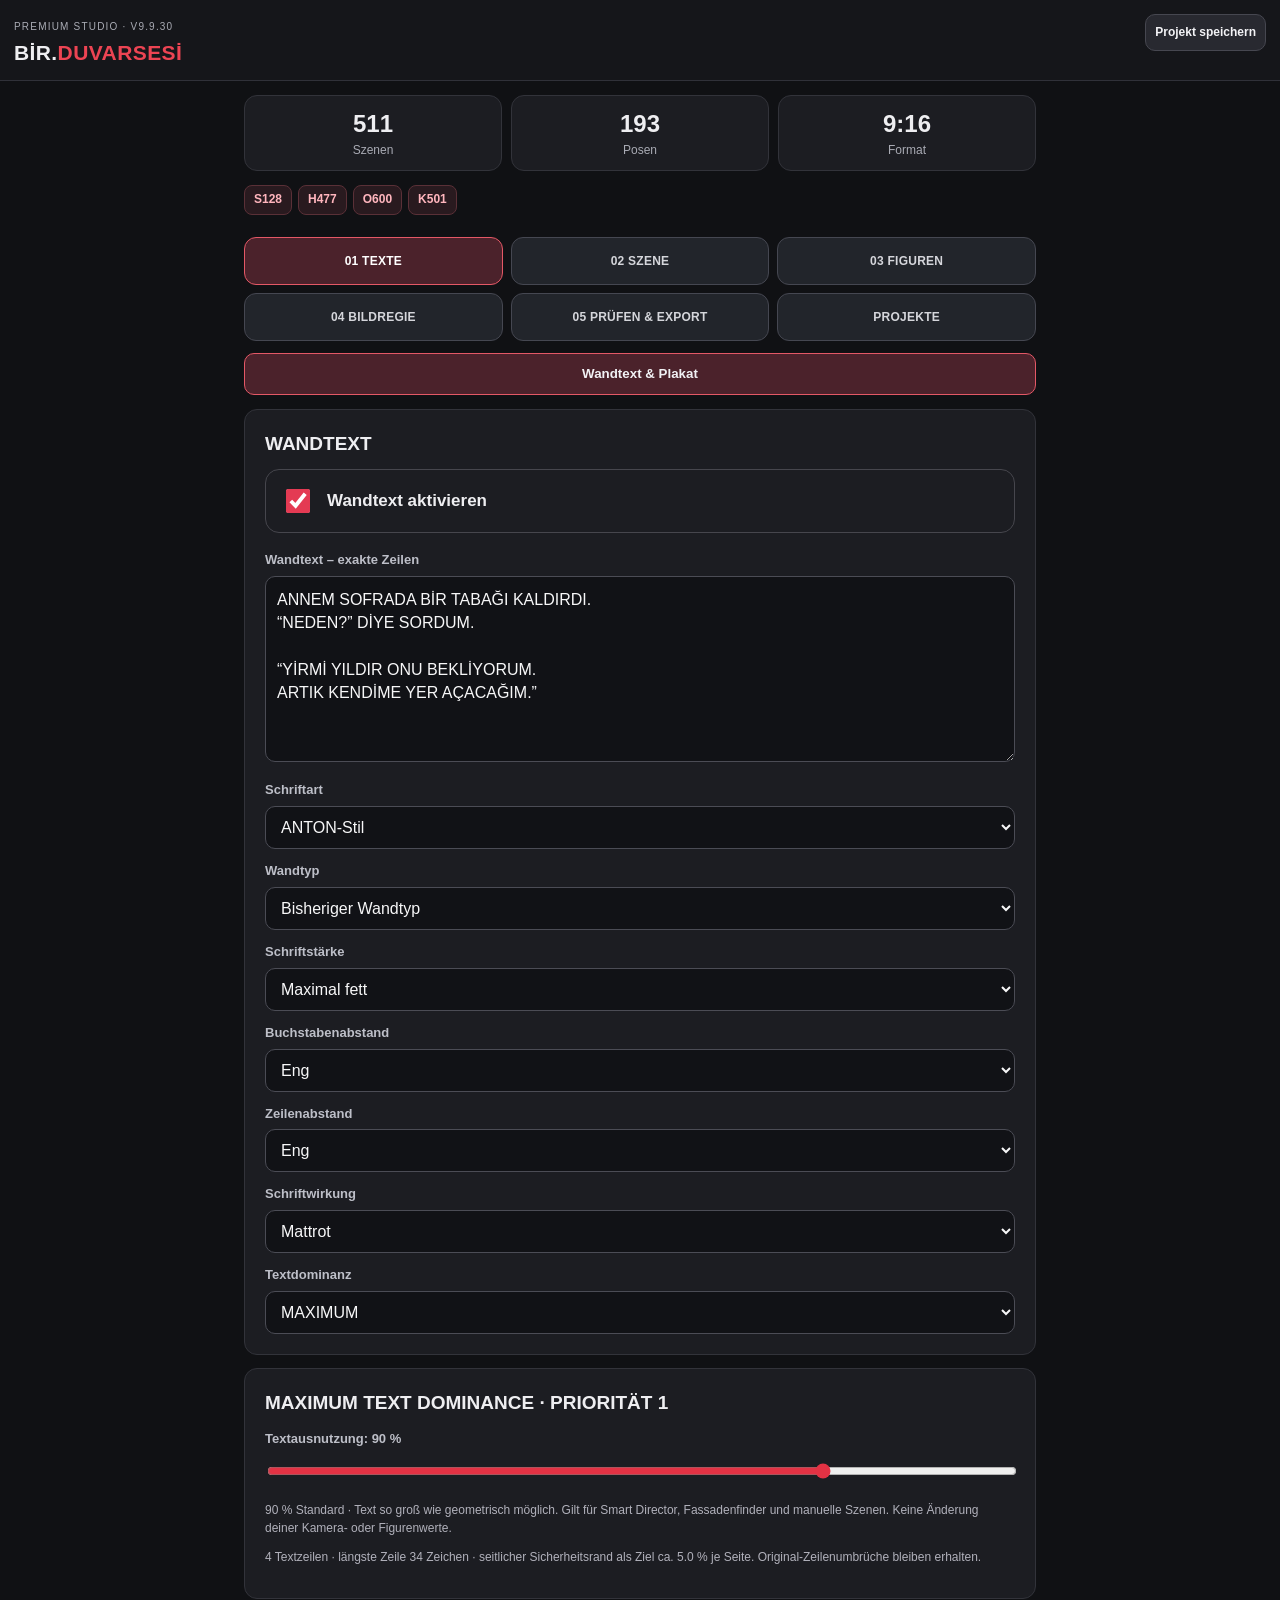
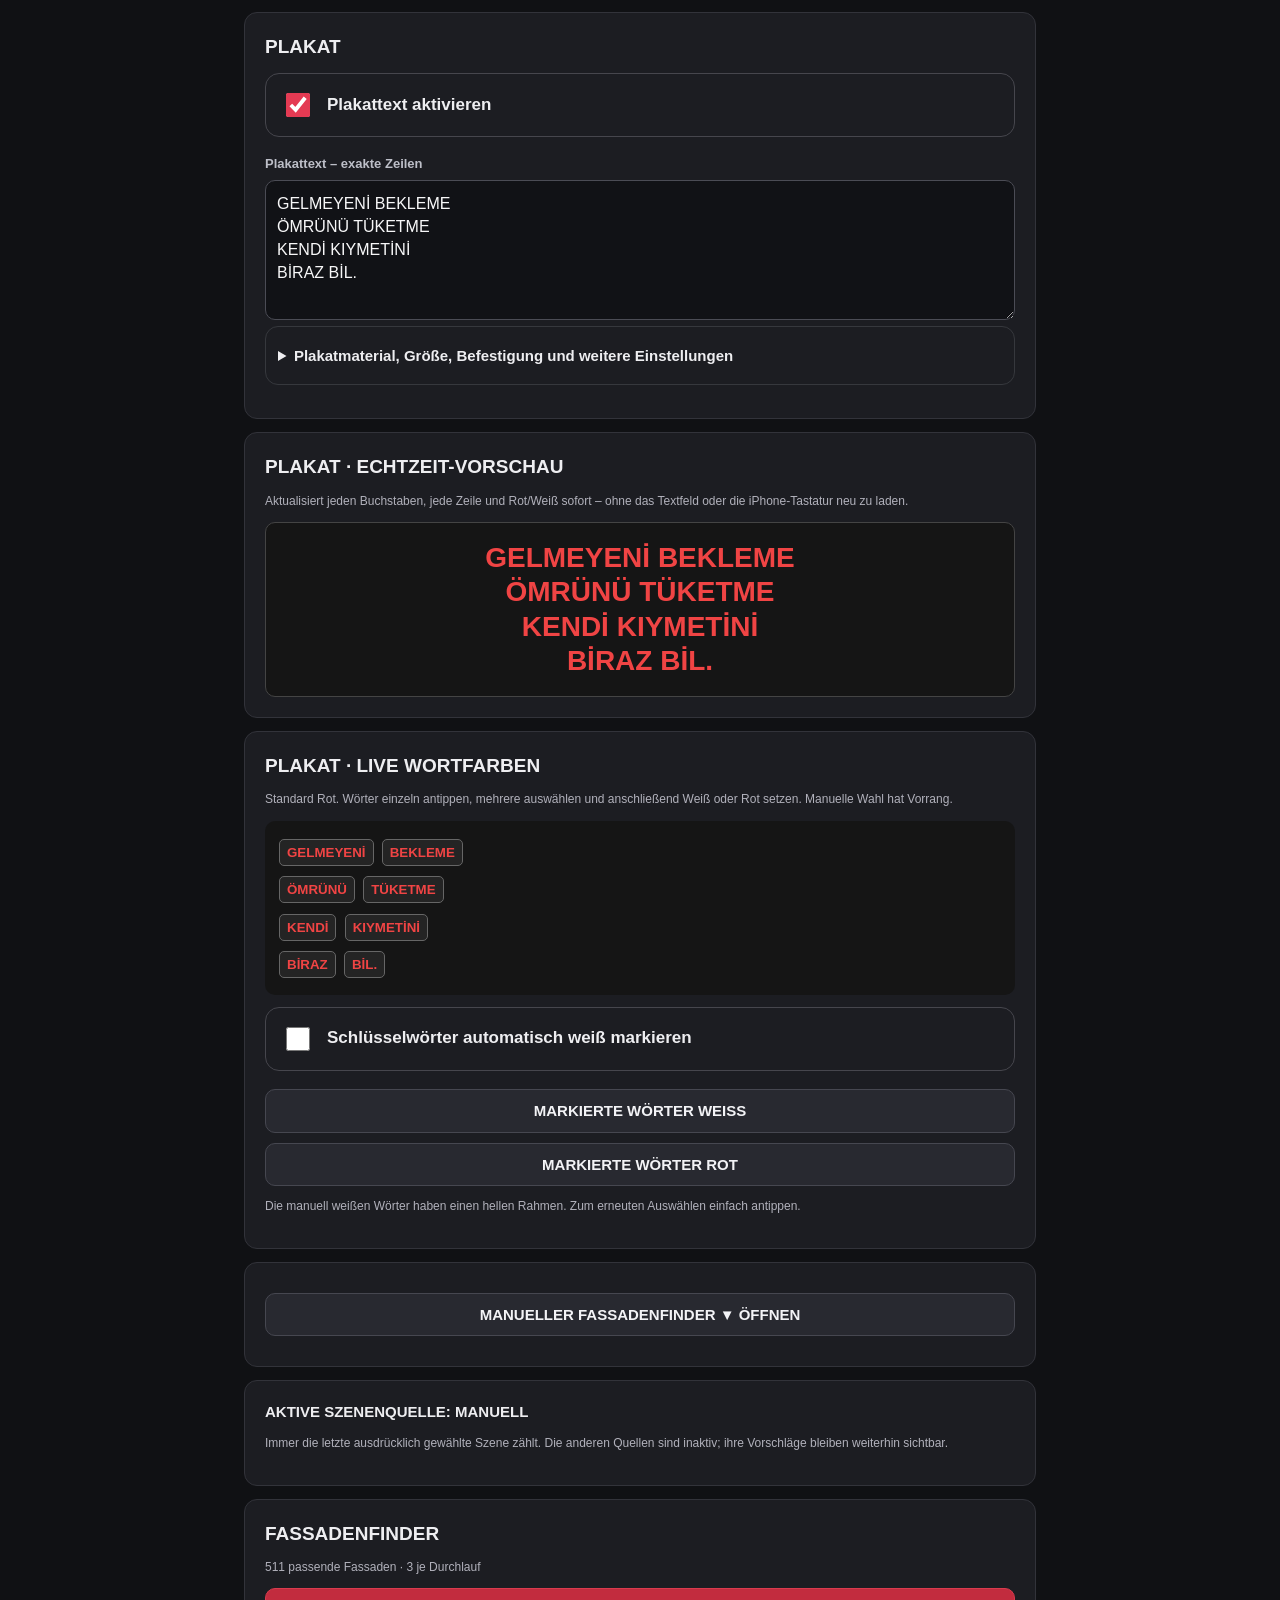
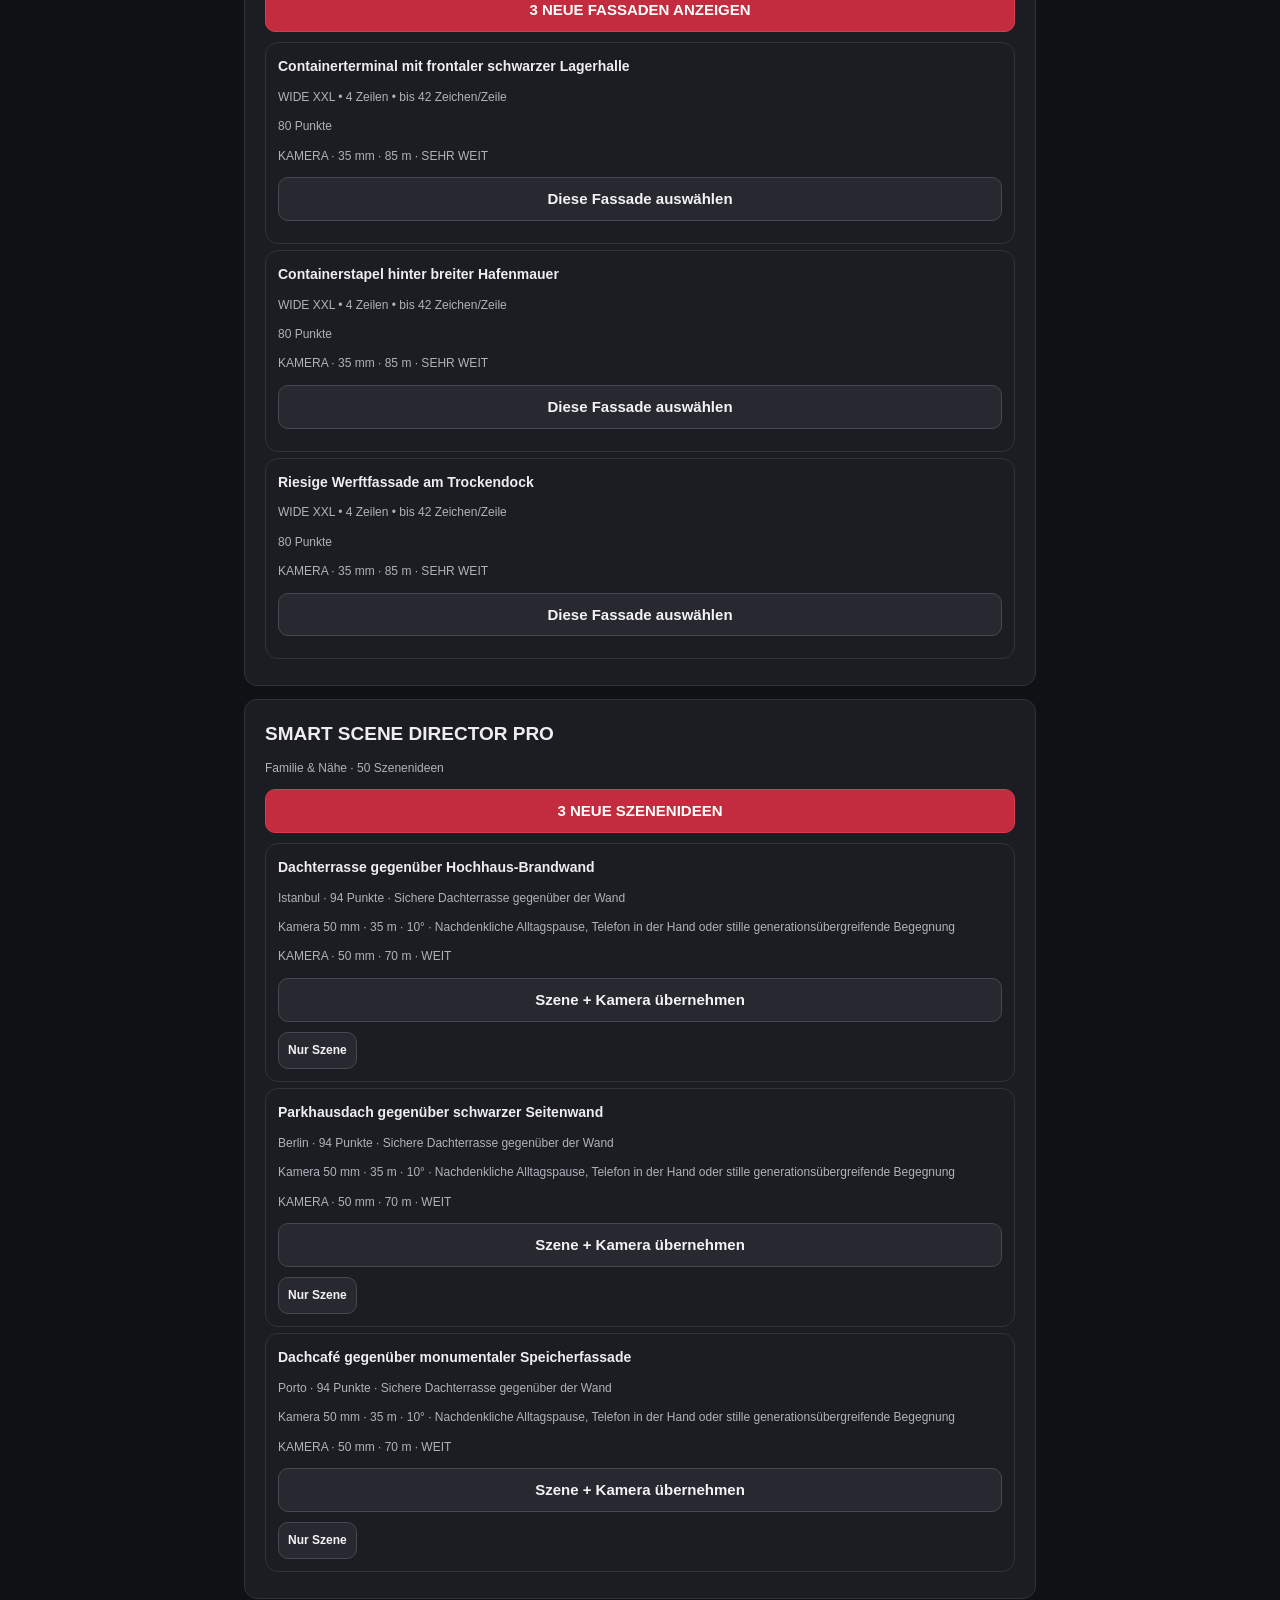
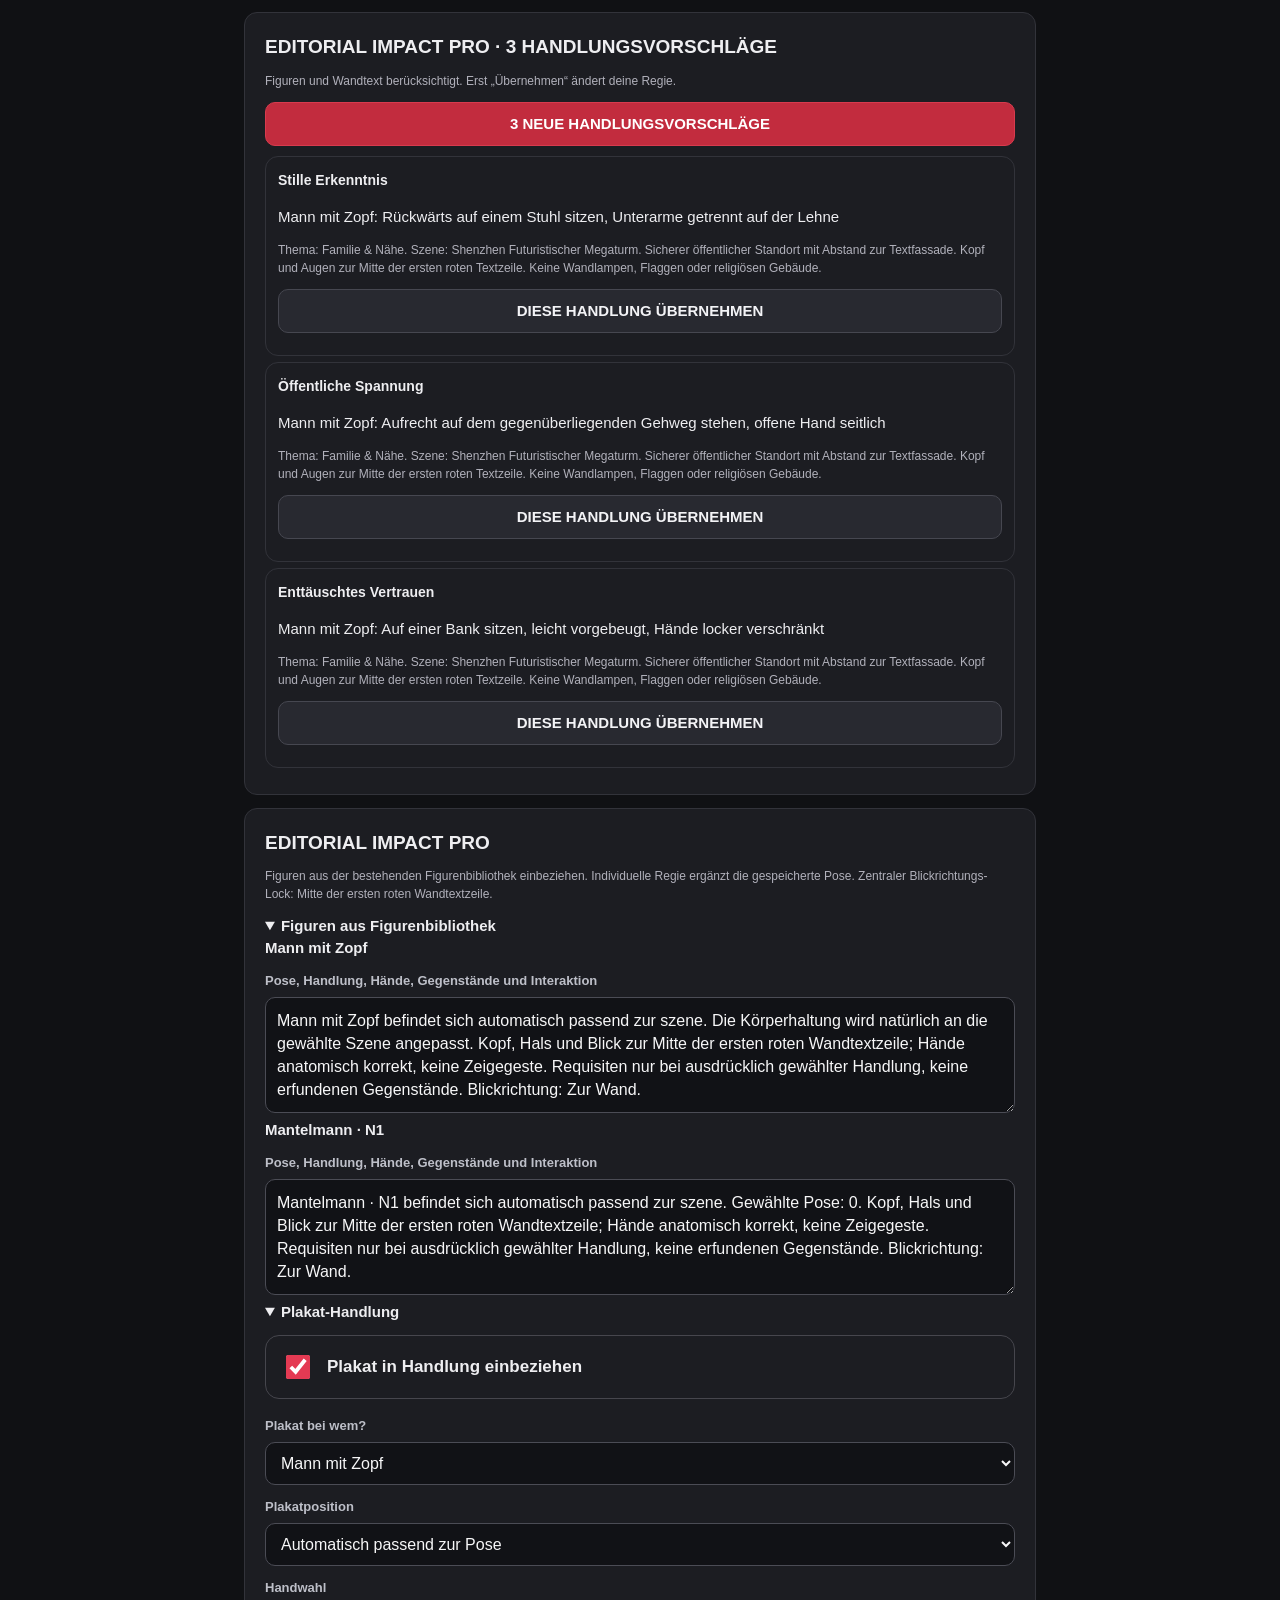
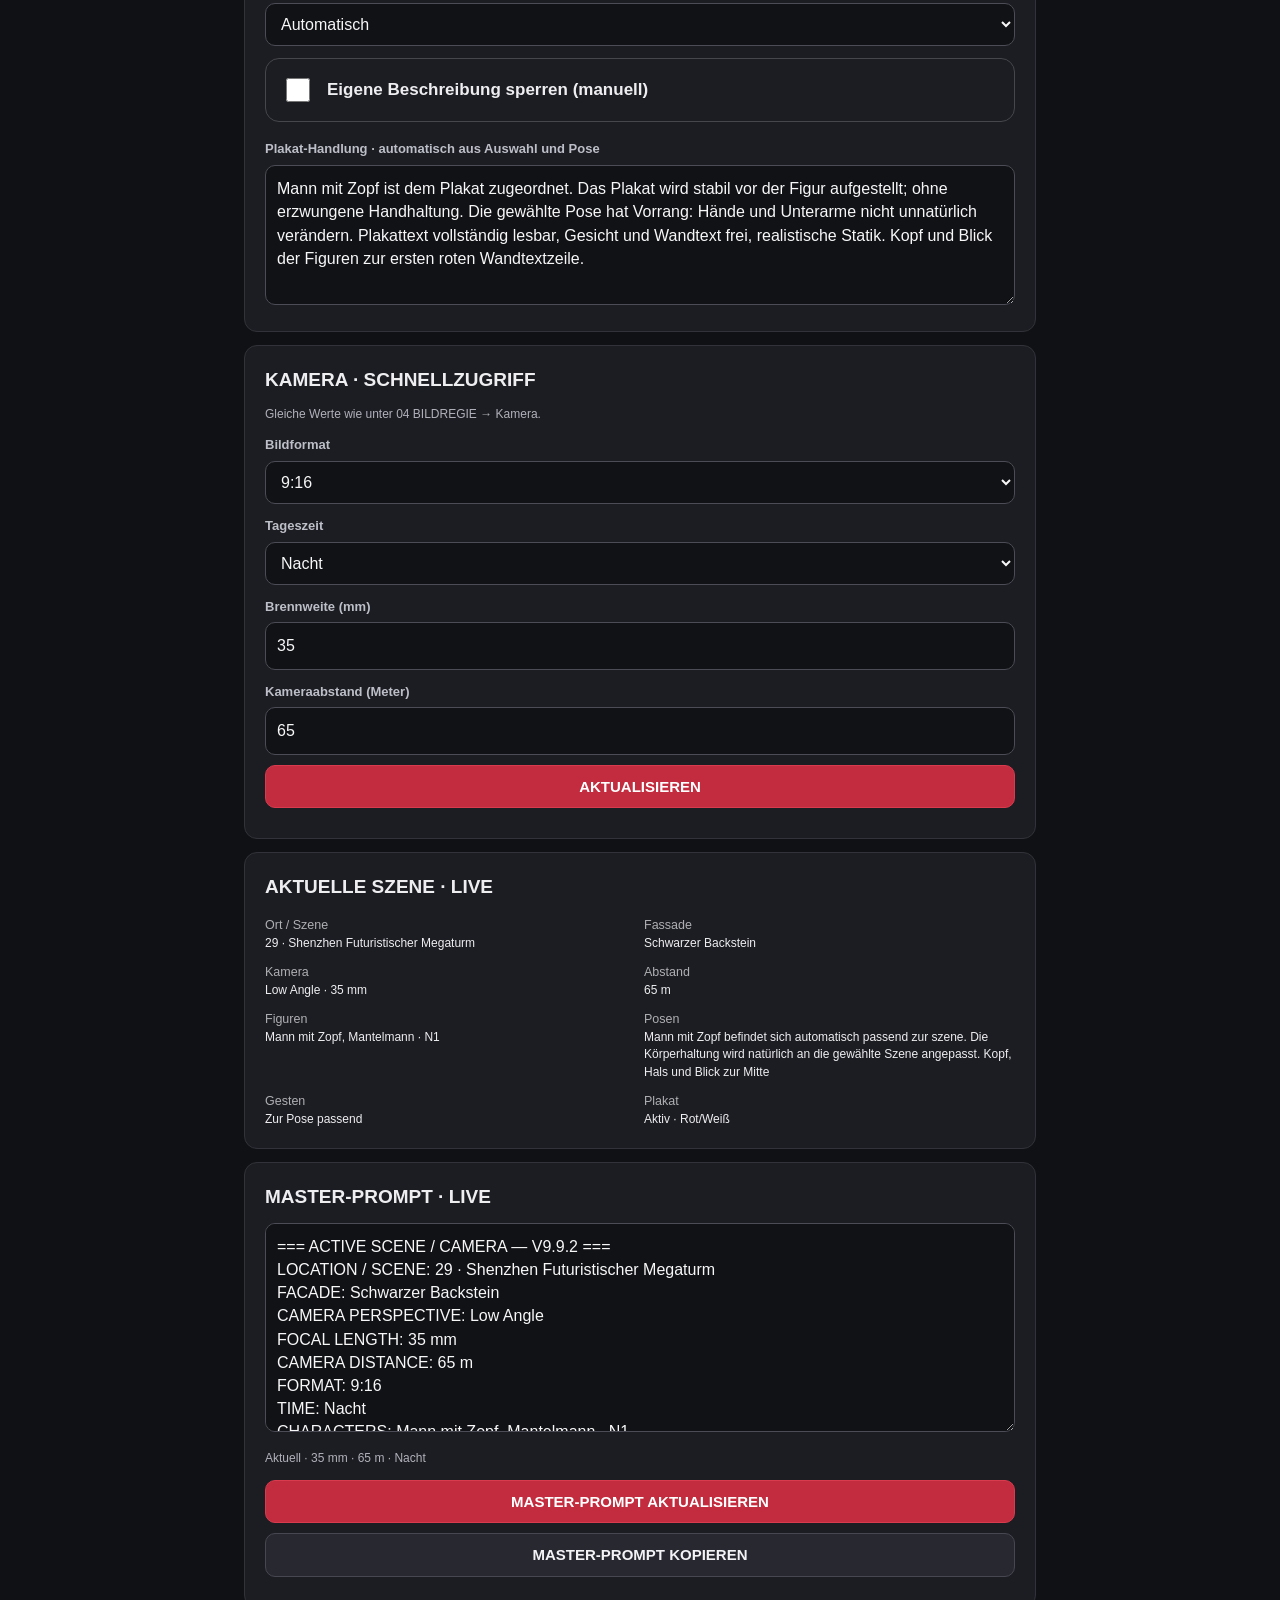
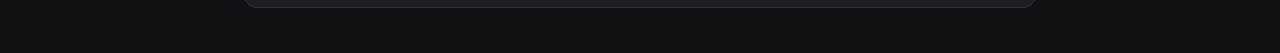
<file: index.html>
<!doctype html><html lang="de"><head><meta charset="utf-8"><meta name="viewport" content="width=device-width,initial-scale=1,viewport-fit=cover"><meta name="theme-color" content="#101114"><meta name="apple-mobile-web-app-capable" content="yes"><meta name="apple-mobile-web-app-status-bar-style" content="black-translucent"><meta name="apple-mobile-web-app-title" content="DUVARSESİ"><link rel="manifest" href="manifest.webmanifest"><link rel="apple-touch-icon" href="icon-192.png"><link rel="stylesheet" href="styles.css"><title>BİR.DUVARSESİ V9.9.24</title></head><body><header><div><small>PREMIUM STUDIO · V9.9.24</small><h1>BİR.<span>DUVARSESİ</span></h1></div><button id="saveProject" class="small">Projekt speichern</button></header><main><div class="metrics"><div><b>311</b><small>Szenen</small></div><div><b id="poseMetric">193</b><small>Posen</small></div><div><b id="formatMetric">9:16</b><small>Format</small></div></div><nav id="tabs" aria-label="Arbeitsbereiche"></nav><section id="content" aria-live="polite"></section></main><div id="toast" role="status" aria-live="polite"></div><script src="version.js?v=99301"></script><script src="data.js"></script><script src="v96scenes.js"></script><script src="app.js"></script><script src="v94.js"></script><script src="v941.js?v=99193"></script><script src="v942.js"></script><script src="v96.js"></script><script src="v961.js"></script><script src="v962.js"></script><script src="v963.js"></script><script src="v964.js"></script><script src="v965.js"></script><script src="v966.js"></script><script src="v967.js?v=9981"></script><script src="v968.js"></script><script src="v969.js?v=9981"></script><script src="v970.js"></script><script src="v972.js"></script><script src="v973.js"></script><script src="v974.js"></script><script src="v976.js"></script><script src="v977.js"></script><script src="v978.js"></script><script src="v979.js"></script><script src="v980.js"></script><script src="v981.js"></script><script src="v982.js"></script><script src="v9823.js"></script><script src="v985.js"></script><script src="v986.js"></script><script src="v987.js?v=99192"></script><script src="v988.js?v=9981"></script><script src="v989.js?v=99101"></script><script src="v990.js?v=9901"></script><script src="v991.js?v=9912"></script><script src="v992.js?v=99231"></script><script src="v993.js?v=9947"></script><script src="v995.js?v=99111"></script><script src="v996.js?v=9971"></script><script src="v998.js?v=9981"></script><script src="v999.js?v=99101"></script><script src="v9912.js?v=99121"></script><script src="v9913.js?v=99131"></script><script src="v9914.js?v=99141"></script><script src="v9915.js?v=99162"></script><script src="v9916.js?v=99163"></script><script src="v9917.js?v=99171"></script><script src="v9918.js?v=99181"></script><script src="v9919.js?v=99191"></script><script src="v9920.js?v=99201"></script><script src="v9921.js?v=99211"></script><script src="v9922.js?v=99221"></script><script src="v9924.js?v=99301"></script><script>(function(){function sync(){var v=window.BDS_VERSION;if(!v)return;var h=document.querySelector('header small');if(h&&h.textContent!=='PREMIUM STUDIO · V'+v)h.textContent='PREMIUM STUDIO · V'+v;var t='BİR.DUVARSESİ V'+v;if(document.title!==t)document.title=t;}sync();var h=document.querySelector('header small');if(h)new MutationObserver(sync).observe(h,{childList:true,subtree:true,characterData:true});})();</script></body></html>
</file>
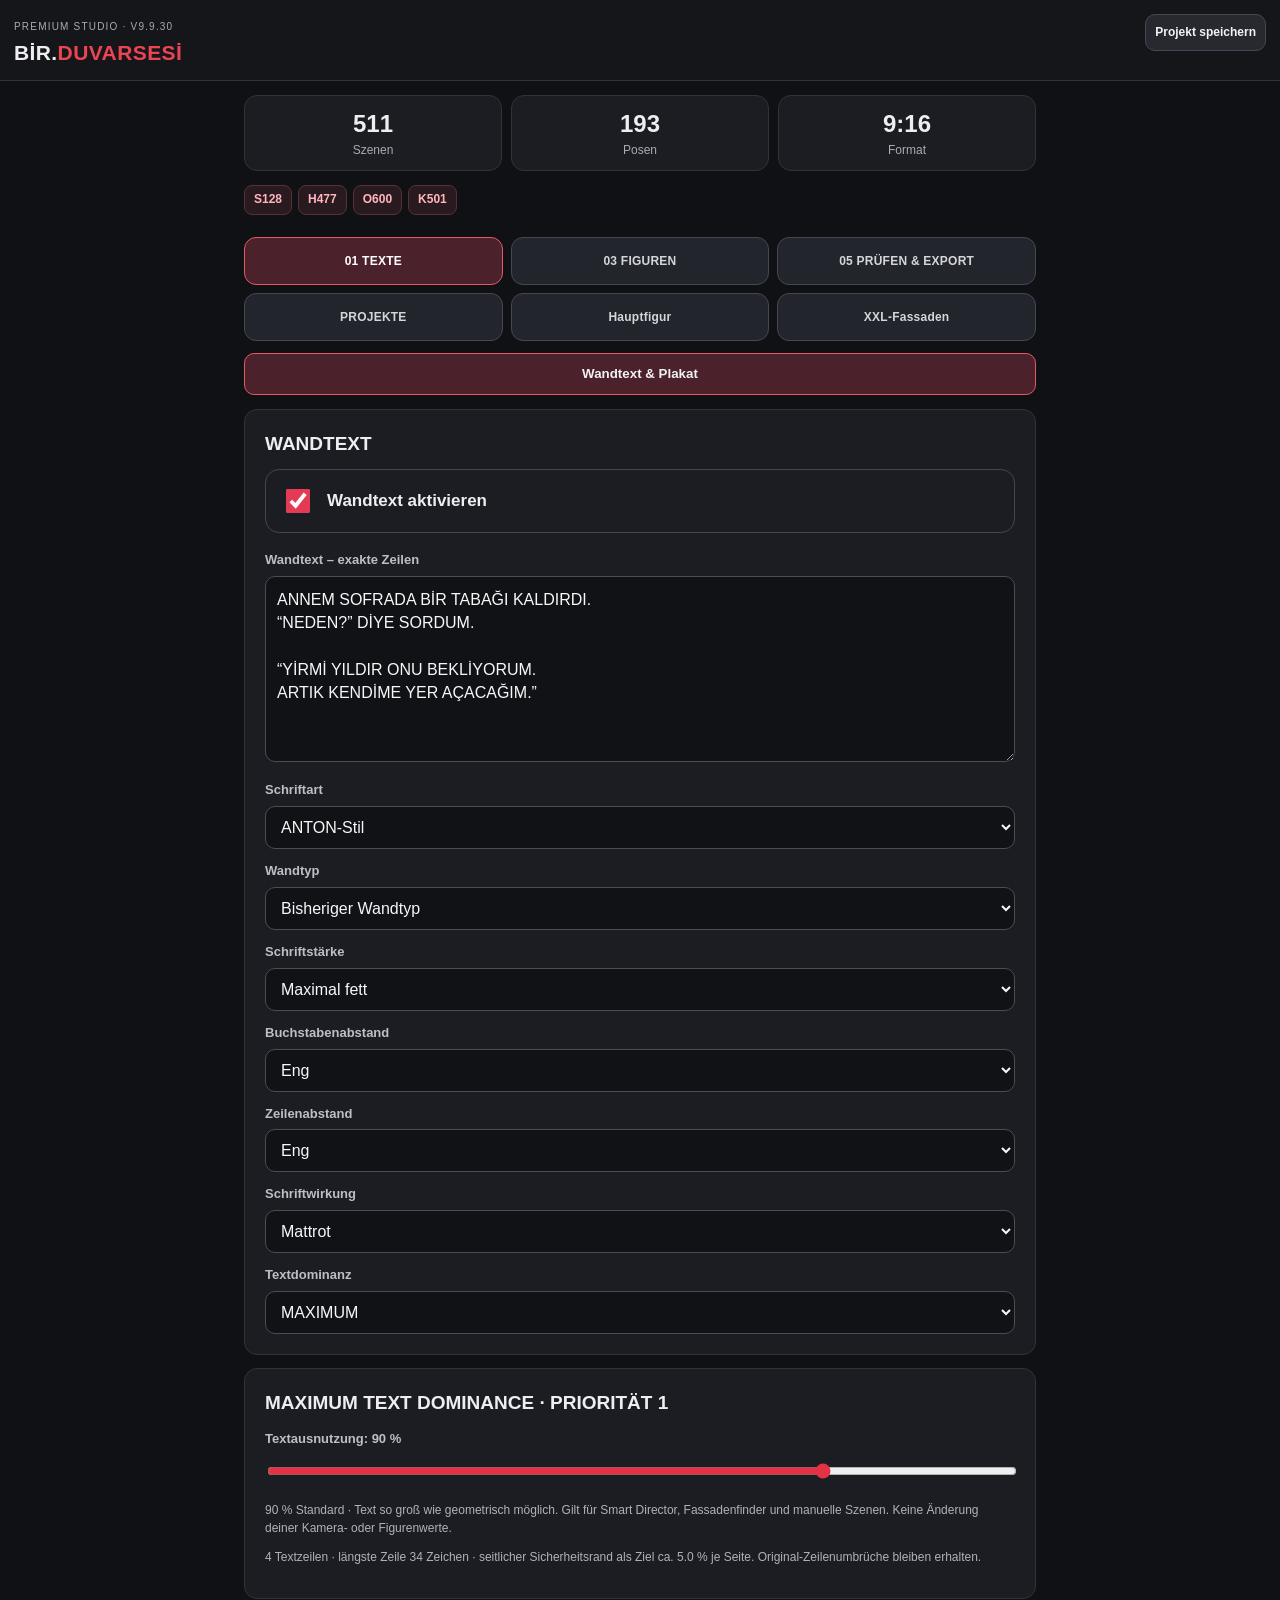
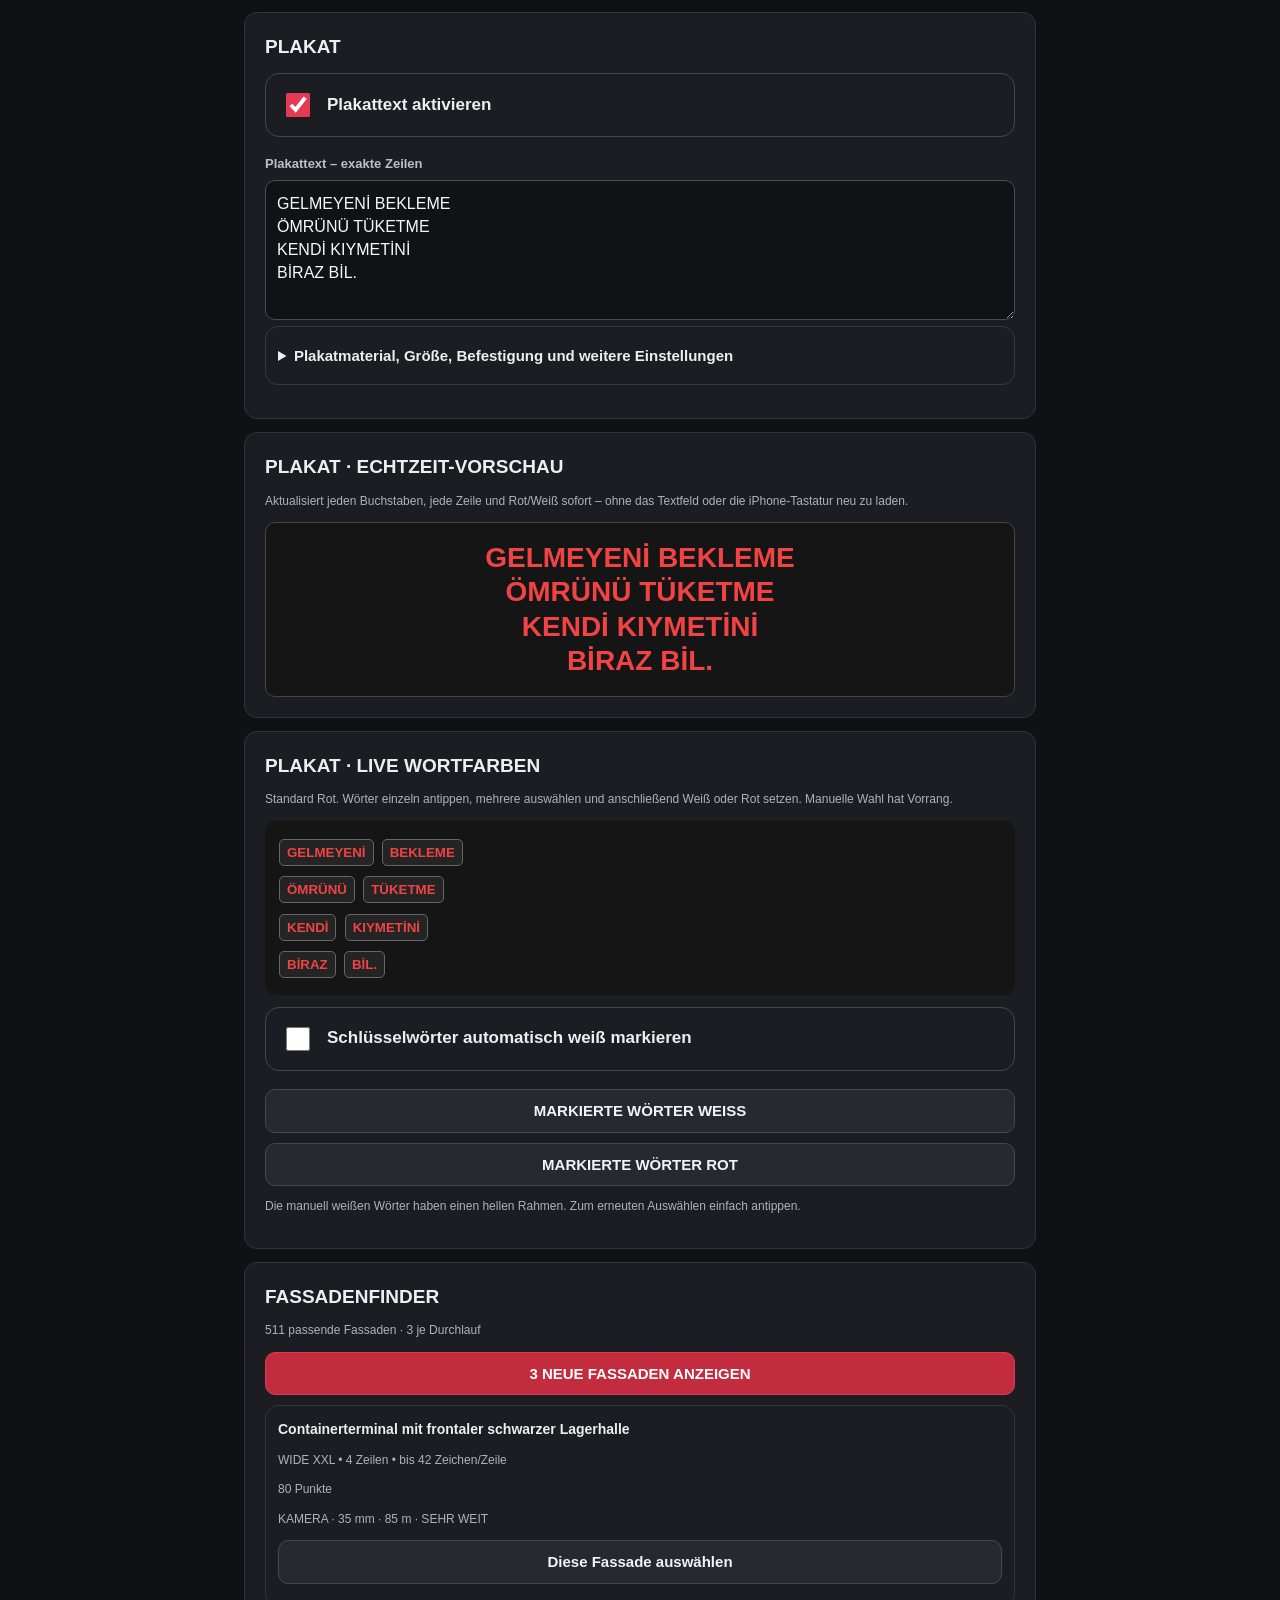
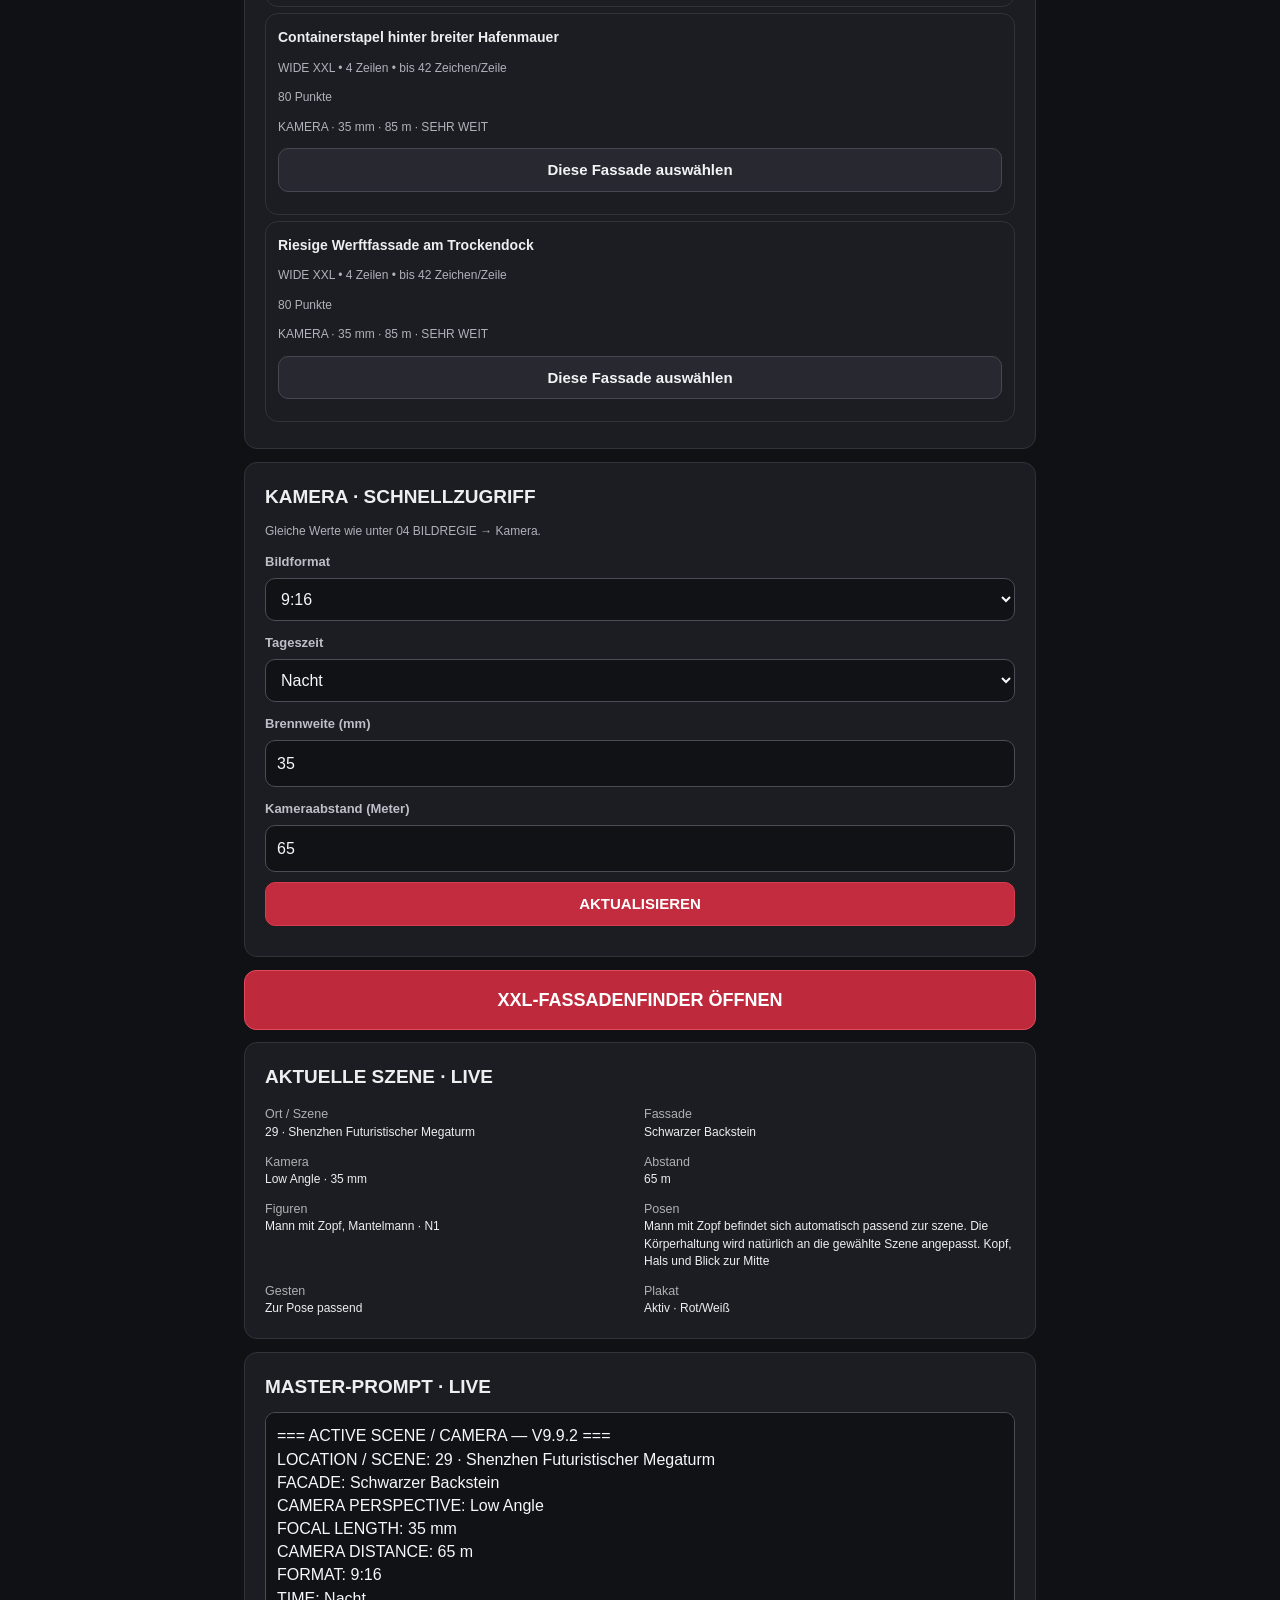
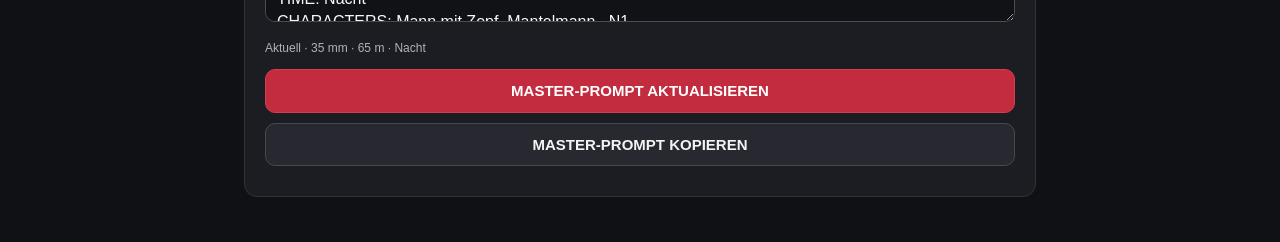
<file: v10/index.html>
<!doctype html><html lang="de"><head><meta charset="utf-8"><meta name="viewport" content="width=device-width,initial-scale=1,viewport-fit=cover"><meta name="theme-color" content="#101114"><meta name="apple-mobile-web-app-capable" content="yes"><meta name="apple-mobile-web-app-status-bar-style" content="black-translucent"><meta name="apple-mobile-web-app-title" content="BDS OLD V10"><link rel="manifest" href="./manifest.webmanifest"><link rel="apple-touch-icon" href="../icon-192.png"><link rel="stylesheet" href="../styles.css"><title>BİR.DUVARSESİ V10 · ORIGINAL UI</title><style id="v10-remove-obsolete">#content .v96director,#content .v96impact,#content .v96poster-director{display:none!important}</style></head><body><header><div><small>PREMIUM STUDIO · V10 · ORIGINAL UI</small><h1>BİR.<span>DUVARSESİ</span></h1></div><button id="saveProject" class="small">Projekt speichern</button></header><main><div class="metrics"><div><b>311</b><small>Szenen</small></div><div><b id="poseMetric">193</b><small>Posen</small></div><div><b id="formatMetric">9:16</b><small>Format</small></div></div><nav id="tabs" aria-label="Arbeitsbereiche"></nav><section id="content" aria-live="polite"></section></main><div id="toast" role="status" aria-live="polite"></div><script src="../version.js?v=99301"></script><script src="../data.js"></script><script src="../v96scenes.js"></script><script src="../app.js"></script><script src="../v94.js"></script><script src="../v941.js?v=99193"></script><script src="../v942.js"></script><script src="../v96.js"></script><script src="../v961.js"></script><script src="../v962.js"></script><script src="../v963.js"></script><script src="../v964.js"></script><script src="../v965.js"></script><script src="../v966.js"></script><script src="../v967.js?v=9981"></script><script src="../v968.js"></script><script src="../v969.js?v=9981"></script><script src="../v970.js"></script><script src="../v972.js"></script><script src="../v973.js"></script><script src="../v974.js"></script><script src="../v976.js"></script><script src="../v977.js"></script><script src="../v978.js"></script><script src="../v979.js"></script><script src="../v980.js"></script><script src="../v981.js"></script><script src="../v982.js"></script><script src="../v9823.js"></script><script src="../v985.js"></script><script src="../v986.js"></script><script src="../v987.js?v=99192"></script><script src="../v988.js?v=9981"></script><script src="../v989.js?v=99101"></script><script src="../v990.js?v=9901"></script><script src="../v991.js?v=9912"></script><script src="../v992.js?v=99231"></script><script src="../v993.js?v=9947"></script><script src="../v995.js?v=99111"></script><script src="../v996.js?v=9971"></script><script src="../v998.js?v=9981"></script><script src="../v999.js?v=99101"></script><script src="../v9912.js?v=99121"></script><script src="../v9913.js?v=99131"></script><script src="../v9914.js?v=99141"></script><script src="../v9915.js?v=99162"></script><script src="../v9916.js?v=99163"></script><script src="../v9917.js?v=99171"></script><script src="../v9918.js?v=99181"></script><script src="../v9919.js?v=99191"></script><script src="../v9920.js?v=99201"></script><script src="../v9921.js?v=99211"></script><script src="../v9922.js?v=99221"></script><script src="../v9924.js?v=99301"></script><script src="./core.js"></script><script src="./bridge.js?v=inline-xxl-19"></script><script>
(function(){
 const forbidden=/SMART SCENE DIRECTOR|SMART POSTER DIRECTOR|EDITORIAL IMPACT|REGIE-PRESETS/i;
 function prune(){
  const root=document.getElementById('content');if(!root)return;
  for(const h of root.querySelectorAll('h1,h2,h3,h4,h5,summary')){
   if(!forbidden.test(h.textContent||''))continue;
   const panel=h.closest('.panel,section,details,article');
   if(panel&&panel!==root&&panel.id!=='bds10-inline-xxl')panel.remove();
  }
 }
 document.addEventListener('DOMContentLoaded',()=>{
  const root=document.getElementById('content');if(!root)return;
  let pending=false;const schedule=()=>{if(pending)return;pending=true;requestAnimationFrame(()=>{pending=false;prune()})};
  new MutationObserver(schedule).observe(root,{childList:true,subtree:true});schedule();
 });
})();
</script><script>(function(){function sync(){var v=window.BDS_VERSION;if(!v)return;var h=document.querySelector('header small');if(h&&h.textContent!=='PREMIUM STUDIO · V'+v)h.textContent='PREMIUM STUDIO · V'+v;var t='BİR.DUVARSESİ V'+v;if(document.title!==t)document.title=t;}sync();var h=document.querySelector('header small');if(h)new MutationObserver(sync).observe(h,{childList:true,subtree:true,characterData:true});})();</script><script>window.addEventListener("load",()=>{const s=document.querySelector("header small");if(s)s.textContent="V10 · ORIGINAL UI · COMPATIBILITY";document.title="BİR.DUVARSESİ V10 — Original UI";});</script><script>
(function(){
let syncing=false;
function sync(){
 if(syncing)return;
 const root=document.getElementById('content'),tabs=document.getElementById('tabs');
 if(!root||!tabs)return;
 const active=tabs.querySelector('button.active');
 const textTab=/text|wand|plakat/i.test(active?.textContent||'');
 if(!textTab)return;
 let btn=document.getElementById('bds10-text-xxl-open');
 if(!btn){
  btn=document.createElement('button');btn.id='bds10-text-xxl-open';btn.type='button';
  btn.className='btn primary';btn.textContent='XXL-FASSADENFINDER ÖFFNEN';
  btn.style.cssText='display:block;width:100%;box-sizing:border-box;margin:12px 0;padding:16px 18px;background:#bf293c;color:#fff;border:1px solid #e24a5c;border-radius:12px;font-size:18px;font-weight:700;text-align:center';
  btn.addEventListener('click',function(e){
   e.preventDefault();e.stopPropagation();
   let panel=document.getElementById('bds10-inline-xxl');
   if(panel){panel.remove();btn.textContent='XXL-FASSADENFINDER ÖFFNEN';return}
   if(!window.BDS10Bridge||typeof window.BDS10Bridge.createXXLFinder!=='function'){
    const scenes=[
     ['EXTREM BREIT · Schwarze Industrie-Brandwand','80–120 m breit · 25–45 m hoch','Extrem breite zusammenhängende schwarze Industrie-Brandwand jenseits einer breiten öffentlichen Straße; freie XXL-Schriftfläche.'],
     ['EXTREM BREIT · Metropolen-Gebäudeblock','70–110 m breit · 35–65 m hoch','Gigantischer schwarzer Metropolen-Gebäudeblock an einer breiten Kreuzung mit ununterbrochener Seitenfassade.'],
     ['GIGANTISCH HOCH · Schwarze Hochhaus-Brandwand','35–55 m breit · 100–160 m hoch','Gigantisch hohe schwarze Hochhaus-Brandwand jenseits einer mehrspurigen Straße.'],
     ['GIGANTISCH HOCH · Monolithischer Stadtturm','40–65 m breit · 120–190 m hoch','Monolithischer schwarzer Stadtturm mit durchgehender ebener Seitenfassade.']
    ];
    panel=document.createElement('section');panel.id='bds10-inline-xxl';panel.style.cssText='padding:16px;margin:12px 0 22px;border:1px solid #555;border-radius:12px';
    const title=document.createElement('h3');title.textContent='V10 · XXL-Fassadenfinder';panel.appendChild(title);
    scenes.forEach(([name,size,scene])=>{
     const choice=document.createElement('button');choice.type='button';choice.className='btn';choice.style.cssText='display:block;width:100%;margin:10px 0;text-align:left;padding:14px';
     choice.textContent=name+' · '+size;choice.dataset.bds10FallbackFacade=String(scenes.findIndex(x=>x[0]===name));
     choice.addEventListener('click',()=>{
      window.BDS10SelectedFacade={name,size,scene};try{if(typeof state!=='undefined'){state.location=scene;state.sceneName=scene}}catch(e){}
      panel.querySelectorAll('button').forEach(b=>b.style.borderColor='');choice.style.borderColor='#e24a5c';
      status.textContent='Ausgewählt: '+name;
     });panel.appendChild(choice);
    });
    const status=document.createElement('p');status.className='hint';status.textContent='Bitte eine XXL-Fassade auswählen.';panel.appendChild(status);
    const label=document.createElement('label');label.textContent='Straßenperspektive';panel.appendChild(label);
    const sel=document.createElement('select');sel.style.width='100%';
    [['','Standard'],['duygukapisi-v7','DUYGUKAPISI V7.0 · ORIGINAL STREET PERSPECTIVE']].forEach(([v,t])=>{const o=document.createElement('option');o.value=v;o.textContent=t;sel.appendChild(o)});
    sel.value=window.BDS10StreetProfile||'';
    sel.addEventListener('change',()=>{window.BDS10StreetProfile=sel.value;try{localStorage.setItem('bds10-street-profile',sel.value)}catch(e){}});
    panel.appendChild(sel);btn.after(panel);btn.textContent='XXL-FASSADENFINDER SCHLIESSEN';return;
   }
   panel=document.createElement('section');panel.id='bds10-inline-xxl';panel.style.cssText='display:block;width:100%;margin:12px 0 22px';
   const finder=window.BDS10Bridge.createXXLFinder();
   panel.appendChild(finder);
   const label=document.createElement('label');label.className='label';label.textContent='Straßenperspektive';panel.appendChild(label);
   const sel=document.createElement('select');sel.style.width='100%';
   for(const [value,title] of [['','Standard'],['duygukapisi-v7','DUYGUKAPISI V7.0 · ORIGINAL STREET PERSPECTIVE']]){
    const opt=document.createElement('option');opt.value=value;opt.textContent=title;sel.appendChild(opt);
   }
   sel.value=window.BDS10StreetProfile||'';
   sel.addEventListener('change',()=>{window.BDS10StreetProfile=sel.value;try{localStorage.setItem('bds10-street-profile',sel.value)}catch(e){}});
   panel.appendChild(sel);
   btn.after(panel);btn.textContent='XXL-FASSADENFINDER SCHLIESSEN';
  });
 }
 const h=[...root.querySelectorAll('h1,h2,h3,h4')].find(x=>/aktuelle\s+szene\s*[·•:-]?\s*live/i.test(x.textContent||''));
 const card=h?.closest('.panel,section,article');
 syncing=true;
 try{if(card&&card.parentElement&&btn.nextElementSibling!==card&&document.getElementById('bds10-inline-xxl')===null)card.before(btn);else if(!btn.parentElement)root.appendChild(btn)}
 finally{syncing=false}
}
document.addEventListener('DOMContentLoaded',function(){
 const root=document.getElementById('content');if(root)new MutationObserver(sync).observe(root,{childList:true,subtree:true});
 const tabs=document.getElementById('tabs');if(tabs)new MutationObserver(sync).observe(tabs,{childList:true});
 sync();
});
})();
</script><style id="bds10-xxl-selected-style">#content button[data-giant-facade][data-bds10-selected="yes"],#content button[data-bds10-fallback-facade][data-bds10-selected="yes"]{border:4px solid #ff9800!important;background:#503016!important;box-shadow:inset 0 0 0 1px #ffc266,0 0 0 2px rgba(255,152,0,.35)!important;color:#fff!important}#bds10-facade-status{font-weight:800;color:#ffb347!important}</style><script>
(function(){
 const KEY='bds10-xxl-choice';
 function restore(){
  let value;try{value=localStorage.getItem(KEY)}catch(e){}
  if(value==null)return;
  document.querySelectorAll('#content button[data-giant-facade],#content button[data-bds10-fallback-facade]').forEach(b=>{
   const index=b.dataset.giantFacade??b.dataset.bds10FallbackFacade;
   const chosen=index===value;b.dataset.bds10Selected=chosen?'yes':'no';b.setAttribute('aria-pressed',String(chosen));
  });
 }
 document.addEventListener('click',function(e){
  const b=e.target.closest('button[data-giant-facade],button[data-bds10-fallback-facade]');
  if(!b)return;
  const index=b.dataset.giantFacade??b.dataset.bds10FallbackFacade;
  try{localStorage.setItem(KEY,index)}catch(e){}
  document.querySelectorAll('#content button[data-giant-facade],#content button[data-bds10-fallback-facade]').forEach(x=>{const active=x===b;x.dataset.bds10Selected=active?'yes':'no';x.setAttribute('aria-pressed',String(active))});
 },true);
 document.addEventListener('DOMContentLoaded',()=>{restore();const root=document.getElementById('content');if(root){let queued=false;new MutationObserver(()=>{if(queued)return;queued=true;requestAnimationFrame(()=>{queued=false;restore()})}).observe(root,{childList:true,subtree:true})}});
})();
</script><script>
(function(){
 function handle(e){
  const button=e.target.closest('button');
  if(!button)return;
  const parent=button.closest('#bds10-inline-xxl,#bds10-facade-finder');
  if(!parent)return;
  const options=[...parent.querySelectorAll('button')].filter(b=>/EXTREM BREIT|GIGANTISCH HOCH/i.test(b.textContent||''));
  if(!options.includes(button))return;
  const index=options.indexOf(button);
  options.forEach((b,i)=>{b.style.setProperty('border','4px solid '+(i===index?'#ff9800':'#555'),'important');b.style.setProperty('background',i===index?'#513014':'','important');b.setAttribute('aria-pressed',String(i===index))});
  const line=document.getElementById('bds10-facade-status')||parent.querySelector('.hint:last-child');
  if(line)line.textContent='AKTIV AUSGEWÄHLT: '+button.textContent.trim();
  try{localStorage.setItem('bds10-xxl-choice',String(index))}catch(err){}
  const f=window.BDS10Bridge?.GIANT_FACADES?.[index];if(f){window.BDS10SelectedFacade=f;try{state.location=f.scene;state.sceneName=f.scene}catch(err){}}
 }
 document.addEventListener('pointerdown',handle,true);
 document.addEventListener('click',handle,true);
})();
</script></body></html>
</file>
<file: styles.css>
*{box-sizing:border-box}html{background:#101114}body{margin:0;color:#eeeef1;background:#101114;font-family:-apple-system,BlinkMacSystemFont,"Segoe UI",Arial,sans-serif;font-size:15px;line-height:1.45}header{position:sticky;top:0;z-index:3;display:flex;justify-content:space-between;align-items:center;gap:12px;background:#15161a;border-bottom:1px solid #303139;padding:calc(12px + env(safe-area-inset-top)) 16px 12px}header small{font-size:10px;color:#a9abb4;letter-spacing:1.2px}h1{font-size:21px;letter-spacing:.4px;margin:2px 0 0}h1 span{color:#ec4453}main{max-width:820px;margin:auto;padding:14px 14px calc(32px + env(safe-area-inset-bottom))}.metrics{display:grid;grid-template-columns:repeat(3,1fr);gap:9px;margin-bottom:14px}.metrics div,.panel,.item,.stat{background:#1c1d22;border:1px solid #32333a;border-radius:13px}.metrics div{display:flex;flex-direction:column;align-items:center;padding:11px 5px}.metrics b{font-size:24px}.metrics small,.muted,small.hint{font-size:12px;color:#a9abb4}nav{display:flex;gap:7px;overflow:auto;padding-bottom:11px;scrollbar-width:none}nav button{white-space:nowrap;flex:none;padding:10px 13px;background:#23252a;border:1px solid #35363d;color:#d5d6db;border-radius:12px}nav button.active{background:#ad2734;color:white;border-color:#d43a4b}.panel{padding:15px;margin:0 0 13px}h2{font-size:19px;margin:0 0 12px}h3{font-size:15px;margin:15px 0 8px}.hint{font-size:12px;color:#b1b1bb}.label{display:block;font-size:13px;color:#bdbfc8;font-weight:600;margin:13px 0 6px}textarea,input,select{width:100%;font:inherit;color:#f7f7f8;background:#111216;border:1px solid #4b4c55;border-radius:10px;padding:11px;outline:none}textarea:focus,input:focus,select:focus{border-color:#ef4a59}textarea{resize:vertical;min-height:100px}input[type=range]{padding:5px;accent-color:#ed4556}input[type=checkbox]{width:20px;height:20px;accent-color:#db3c4d}.check{display:flex;align-items:center;gap:9px;padding:9px 0}.seg{display:flex;gap:6px;flex-wrap:wrap}.seg button,.btn,.small{border:1px solid #464750;background:#282930;color:#f3f3f6;border-radius:10px;padding:10px 12px;font:inherit;font-weight:600}.seg button.on,.btn.primary{background:#c22c3e;border-color:#d83b4e;color:white}.btn{display:block;width:100%;margin:10px 0;text-align:center}.btn:disabled{opacity:.4}.small{font-size:12px;padding:9px}.item{padding:12px;margin:6px 0;cursor:pointer}.item.active{border-color:#e64a59;background:#332126}.item small{display:block;color:#aaaab5;margin-top:4px}.item strong{font-size:14px}.list{max-height:48vh;overflow:auto}.row{display:flex;justify-content:space-between;align-items:center;gap:10px}.row>div{min-width:0}.tag{font-size:12px;border-radius:7px;background:#30323a;padding:4px 7px}.warn{border-left:3px solid #e5a546;background:#31291c;padding:10px;border-radius:6px;margin:9px 0}.ok{border-left:3px solid #53bc8b;background:#1c3028;padding:10px;border-radius:6px;margin:9px 0}.grid2{display:grid;grid-template-columns:1fr 1fr;gap:10px}.stat{padding:12px}.stat b{font-size:23px;display:block}.stat small{color:#aaa}.line{padding:8px 0;border-bottom:1px solid #34353b}.line small{display:block;color:#a9abb4}.preview{font-size:11px;line-height:1.5;white-space:pre-wrap;overflow-wrap:anywhere;max-height:430px;overflow:auto;background:#101114;padding:12px;border:1px solid #37383f;border-radius:10px;user-select:text;-webkit-user-select:text}.refcard{border:1px solid #383941;border-radius:11px;padding:12px;margin:10px 0}.refcard img{width:100%;max-height:180px;object-fit:contain;margin:8px 0;border-radius:8px;background:#101114}.refcard input[type=file]{font-size:12px}.refcard button{margin-top:7px}.row button{flex-shrink:0}.red{color:#ef5260}#toast{position:fixed;bottom:calc(22px + env(safe-area-inset-bottom));left:50%;transform:translateX(-50%);background:#f5f5f5;color:#171717;padding:10px 15px;border-radius:10px;opacity:0;pointer-events:none;transition:opacity .2s;z-index:10;font-size:13px;max-width:90%;text-align:center}#toast.show{opacity:1}@media(min-width:650px){nav{flex-wrap:wrap}.panel{padding:20px}}
.signPreview{margin-top:12px}.signPreview small{display:block;margin-bottom:8px}.signPreview>div{border-radius:10px;padding:16px;white-space:normal;overflow-wrap:anywhere;text-align:center;font-weight:900;line-height:1.28;min-height:64px;letter-spacing:.035em}.darkSign{background:#101010}.lightSign{background:#f8f7f4}

/* V9.0 touch-friendly controls */
#tabs button{min-height:43px}.panel select,.panel input,.panel textarea{font-size:16px}.panel button{touch-action:manipulation}

.previewFrame{margin:12px auto;max-width:420px;display:flex;justify-content:center;background:#151515;border:1px solid #494949;border-radius:12px;overflow:hidden}.previewFrame canvas{width:100%;height:auto;object-fit:contain;display:block}.panel .grid2 .btn{min-width:0;white-space:normal}

/* V9.4 mobile usability */
#v94codes{display:flex;gap:6px;overflow:auto;padding:0 0 10px;scrollbar-width:none}#v94codes span{flex:none;border:1px solid #5a3037;background:#291a1f;color:#ffb5bd;padding:5px 9px;border-radius:8px;font-size:12px;font-weight:700}nav{position:sticky;top:calc(69px + env(safe-area-inset-top));z-index:2;background:#101114;padding-top:7px}.v94details{background:#1c1d22;border:1px solid #36383d;border-radius:13px;margin-bottom:13px;padding:12px}.v94details summary{font-weight:700;cursor:pointer;padding:6px 0}.v94code{background:#342126;color:#ff9daa;padding:10px;border-radius:9px;font-weight:700;margin:12px 0}.v94archivegrid{display:grid;grid-template-columns:repeat(2,minmax(0,1fr));gap:9px}.v94archivecard{background:#26272d;border:1px solid #383941;border-radius:12px;padding:8px;min-width:0}.v94archivecard img,.v94empty{width:100%;height:140px;object-fit:cover;background:#111;border-radius:8px}.v94archivecard strong{display:block;overflow-wrap:anywhere;font-size:13px;margin-top:5px}.v94archivecard small{display:block;color:#aaa}.v94archivecard .row{margin-top:7px}.v94archivecard .small{padding:7px;font-size:11px}.v94empty{display:grid;place-items:center;color:#aaa}@media(max-width:400px){nav{top:calc(67px + env(safe-area-inset-top))}}

/* V9.4.1 compact figure controls */
.v941switch{display:flex;align-items:center;gap:14px;padding:16px;border:1px solid #46464d;border-radius:14px;font-size:17px;font-weight:700;margin:12px 0 18px}.v941switch input{width:24px;height:24px;accent-color:#e43a53}.v941figinner{padding:12px 2px}.v941figure{margin:12px 0}.v941ref{padding:13px;margin:14px 0;border:1px solid #484852;border-radius:12px;display:grid;gap:9px}.v941ref input{max-width:100%;font-size:14px}.v941count{font-size:15px;color:#ff9fac;font-weight:700;margin:12px 0}nav#tabs{position:sticky;top:0;z-index:20;background:#101114;padding:8px 0;overflow-x:auto} .v941figure select{width:100%} 

header{padding-top:max(16px,env(safe-area-inset-top))}nav#tabs{overflow-x:auto;white-space:nowrap;scrollbar-width:none}nav#tabs button{flex-shrink:0}

/* V9.6 */
.v96director{border:1px solid #555b66;border-radius:14px;padding:14px;margin:16px 0;background:#181b21}.v96head{display:flex;align-items:center;justify-content:space-between;gap:8px}.v96head strong{font-size:13px}.v96summary,.v96card{border:1px solid #414753;border-radius:12px;padding:12px;margin-top:12px}.v96summary small,.v96card small{display:block;opacity:.75;margin-top:5px}.v96card p{font-size:13px;line-height:1.45}.v96card button{margin:4px 5px 4px 0}.v96director .btn{margin-top:10px}
/* V9.8.2.3: iOS safe-area, nonoverlapping navigation */
header{position:relative;top:auto;z-index:1;min-height:0;flex-wrap:wrap;padding:calc(14px + env(safe-area-inset-top)) 14px 12px;align-items:flex-start}header>div{min-width:0;flex:1 1 160px}header h1{font-size:clamp(17px,5vw,21px);overflow-wrap:anywhere}header #saveProject{flex:0 0 auto;max-width:100%;white-space:normal}nav#tabs{position:relative!important;top:auto!important;z-index:2;display:flex;flex-wrap:nowrap;overflow-x:auto;overscroll-behavior-x:contain;-webkit-overflow-scrolling:touch;max-width:100%;white-space:nowrap}nav#tabs button{flex:0 0 auto}.v9823-toggle{display:flex;align-items:center;gap:12px;padding:12px;margin:10px 0;background:#26272d;border:1px solid #555660;border-radius:10px;font-weight:700}.v9823-toggle input{width:22px;height:22px;flex:none}main{min-width:0}#content{min-width:0}

/* V9.8.6 iPhone Clean Studio: five primary workflow areas + projects */
nav#tabs.bds986-mainnav{display:grid;grid-template-columns:repeat(2,minmax(0,1fr));gap:8px;overflow:visible;white-space:normal;padding:12px 0;background:transparent}
nav#tabs.bds986-mainnav button{min-width:0;white-space:normal;overflow-wrap:anywhere;min-height:48px;text-align:center;padding:10px 7px;border:1px solid #454751;border-radius:12px;background:#22252b;font-size:12px;font-weight:750;letter-spacing:.02em}
nav#tabs.bds986-mainnav button.active{border-color:#e45866;background:#4b222b;color:#fff}
.bds986-subnav{display:flex;flex-wrap:wrap;gap:7px;margin:0 0 14px}
.bds986-subnav button{flex:1 1 auto;min-height:42px;padding:9px 12px;border:1px solid #464952;border-radius:10px;background:#22252b;color:#f1f1f4;font-weight:650}
.bds986-subnav button.active{border-color:#e45866;background:#4b222b}
.bds986-note{font-size:13px;line-height:1.45;color:#c5c8cf;background:#1e2229;border:1px solid #373c46;padding:12px;border-radius:12px;margin:0 0 14px}
@media(min-width:620px){nav#tabs.bds986-mainnav{grid-template-columns:repeat(3,minmax(0,1fr))}}
</file>
